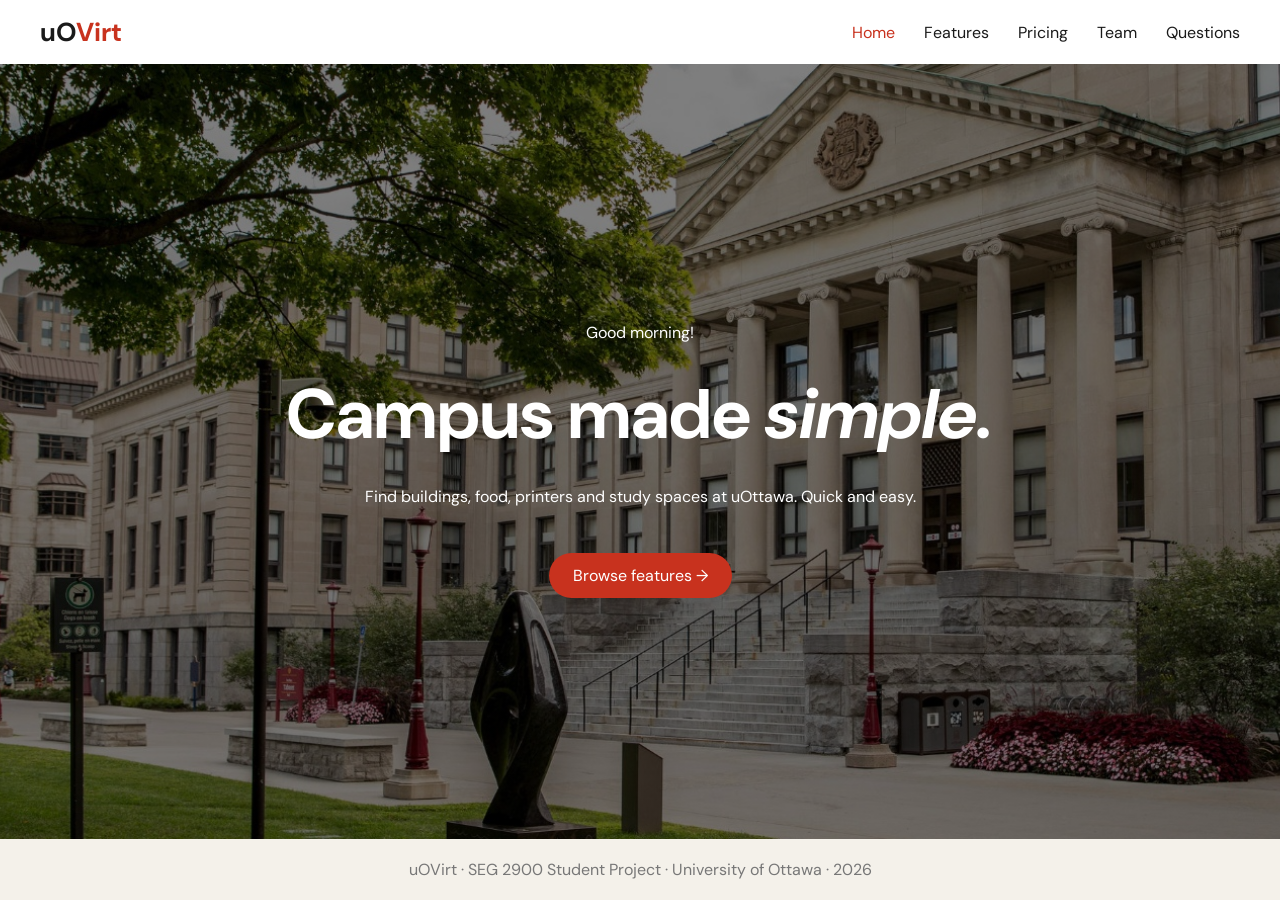
<file: index.html>
<!DOCTYPE html>
<html lang="en">
<head>
    <meta charset="UTF-8">
    <title>uOVirt</title>
    <script>location.replace("index/index.html");</script>
    <meta http-equiv="refresh" content="0; url=index/index.html">
</head>
<body>
    <p><a href="index/index.html">Go to uOVirt</a></p>
</body>
</html>
</file>
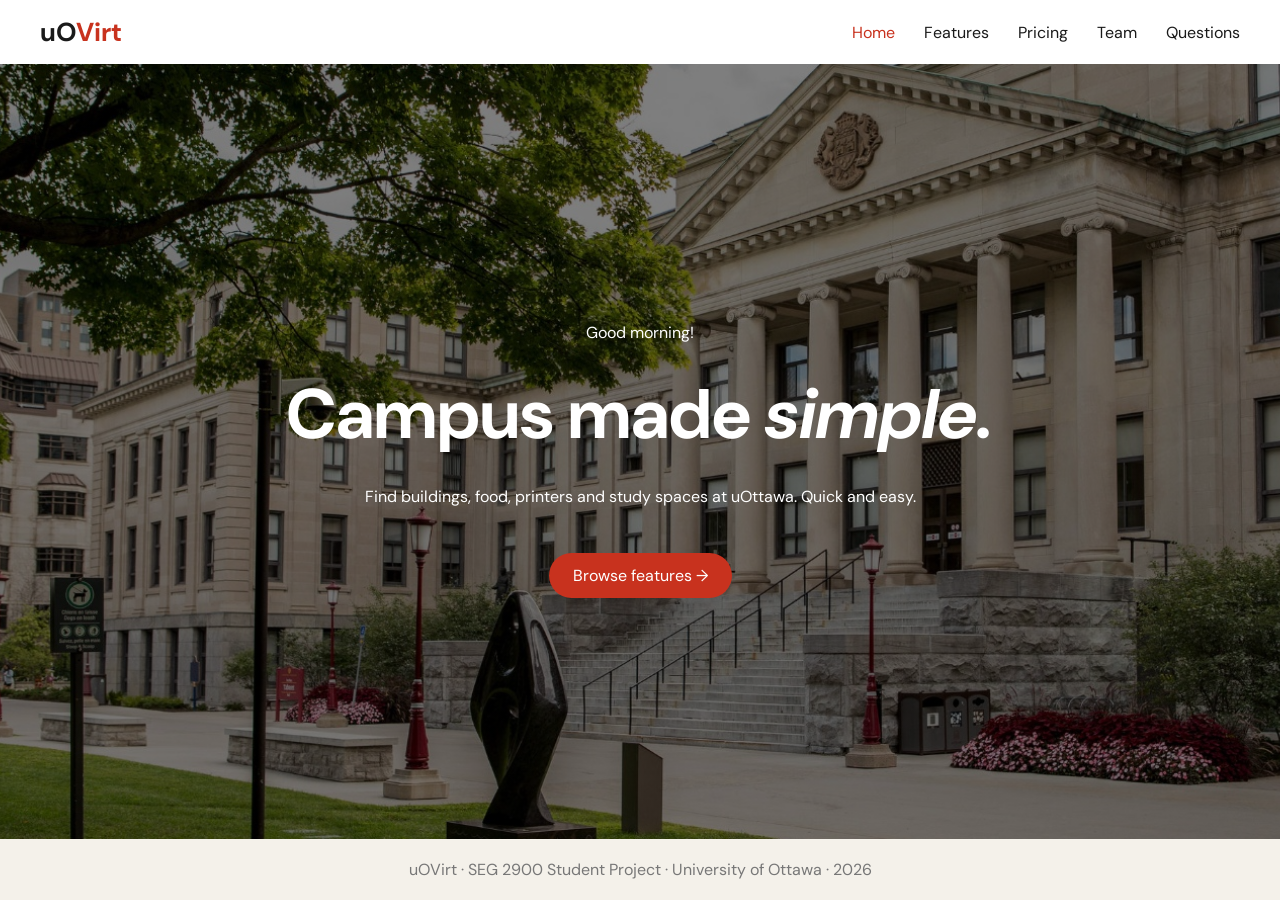
<file: index/index.html>
<!DOCTYPE html>
<html lang="en">
<head>
    <meta charset="UTF-8">
    <meta name="viewport" content="width=device-width, initial-scale=1.0">
    <title>uOVirt - Home</title>
    <link rel="stylesheet" href="../shared.css">
    <link rel="stylesheet" href="style.css">
    <script src="script.js" defer></script>
</head>
<body>

    <header>
        <a class="logo" href="../index/index.html">uO<span>Virt</span></a>
        <nav>
            <a href="../index/index.html" class="active">Home</a>
            <a href="../features/features.html">Features</a>
            <a href="../pricing/pricing.html">Pricing</a>
            <a href="../team/team.html">Team</a>
            <a href="../questions/questions.html">Questions</a>
        </nav>
    </header>

    <section class="hero">
        <p class="greeting" id="greeting">Welcome!</p>
        <h1>Campus made <em>simple.</em></h1>
        <p>Find buildings, food, printers and study spaces at uOttawa. Quick and easy.</p>
        <a class="next" href="../features/features.html">Browse features →</a>
    </section>

    <footer>uOVirt · SEG 2900 Student Project · University of Ottawa · 2026</footer>

</body>
</html>
</file>
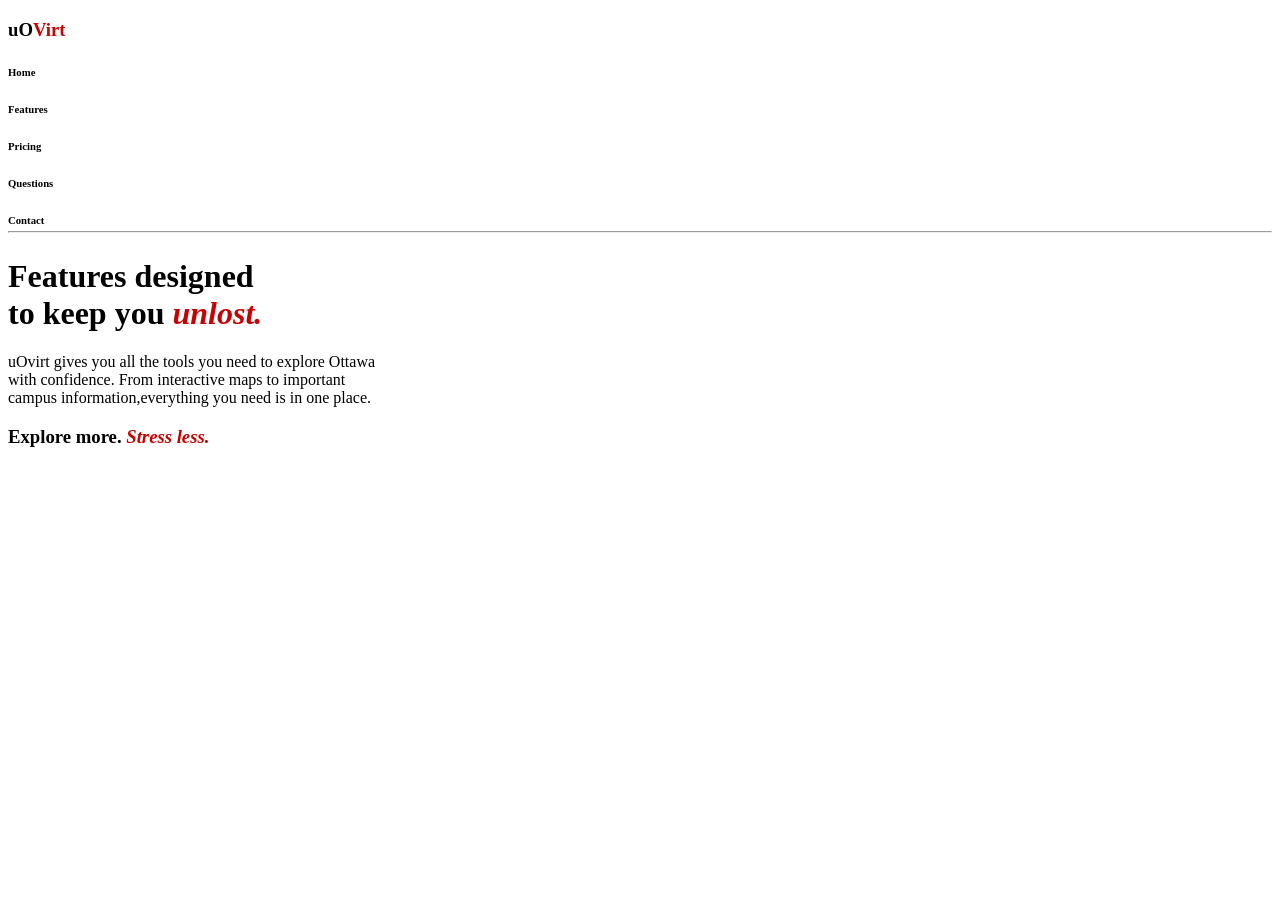
<file: features.html>
<!DOCTYPE html>
<html lang="en">
<head>
    <meta charset="UTF-8">
    <meta name="viewport" content="width=device-width, initial-scale=1.0">
    <title>uOVirt - features</title>
</head>
<body>
    <h3> 
        
        uO<span style="color: rgb(197, 3, 3)">Virt</span>
        
</h3>
    <h6>Home</h6> 
    <h6>Features</h6>
    <h6>Pricing</h6>
    <h6>Questions</h6>
    <h6>Contact</h>
    <hr>

    <h1>Features designed<br> 
        to keep you 
        <i>
            <span style="color: rgb(197, 3, 3)">unlost.</span>
        </i> 
    </h1>
    <p>
        uOvirt gives you all the tools you need to explore Ottawa<br>
        with confidence. From interactive maps to important<br> 
        campus information,everything you need is in one place.
    </p>
    <h3>
        Explore more.
        <span style="color: rgb(197, 3, 3)">
            <i>Stress less.</i>
        </span> 
    </h3>
</body>
</html>
</file>
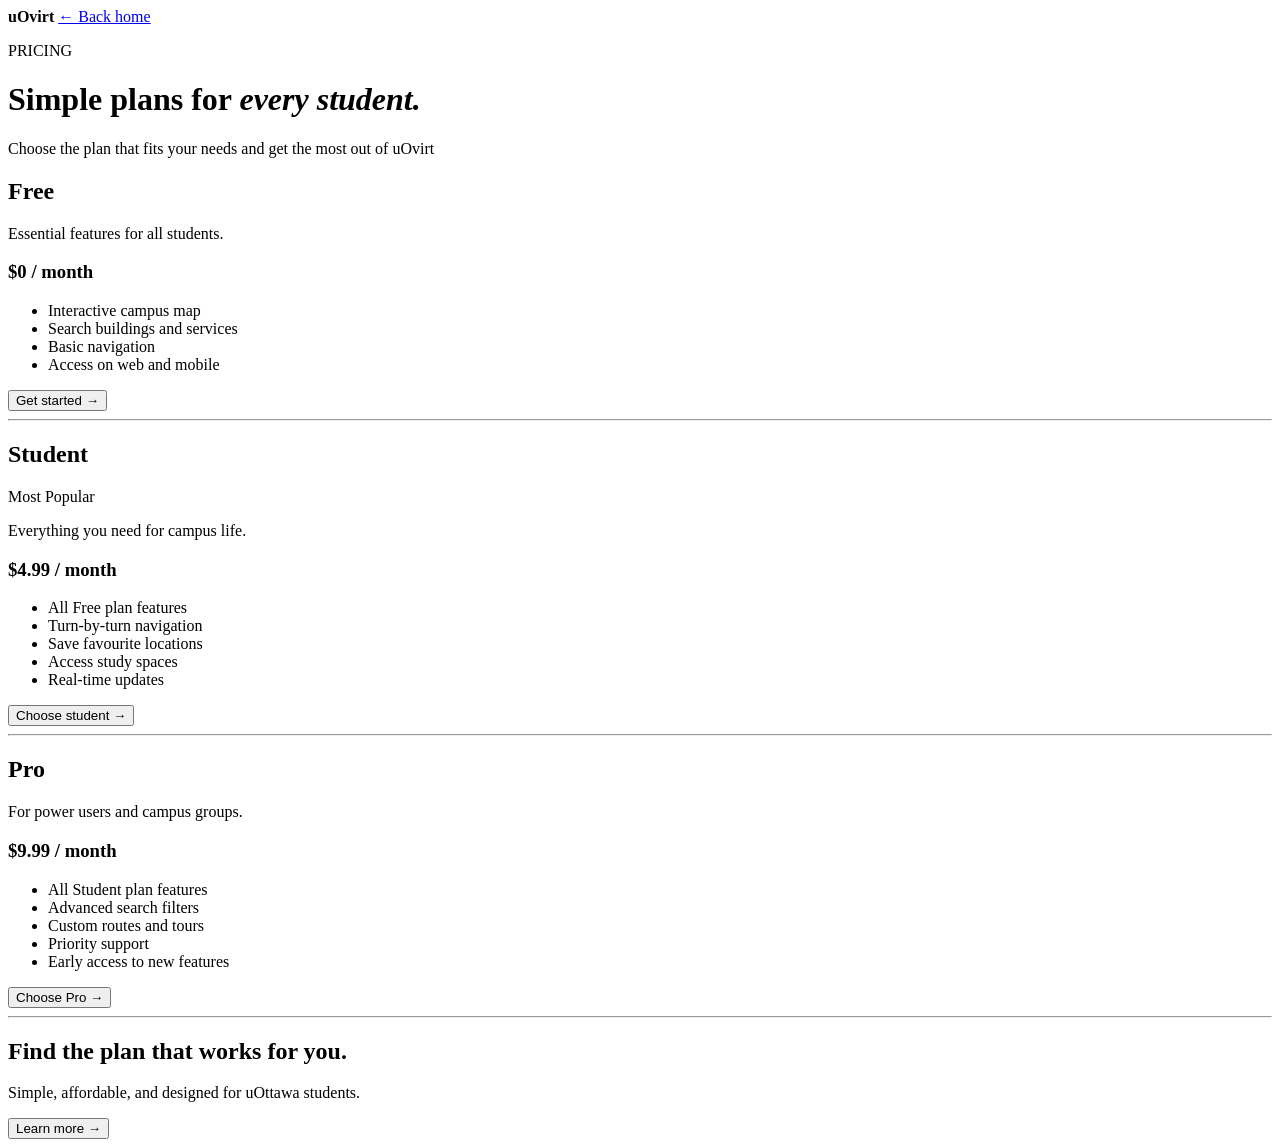
<file: pricing.html>
<!doctype html>
<html lang="en">
    <head>
        <meta charset="UTF-8" />
        <title>uOvirt - Pricing</title>
    </head>

    <body>
        <header>
            <strong>uOvirt</strong>
            <a href="home.html">← Back home</a>
        </header>

        <main>
            <p>PRICING</p>
            <h1>Simple plans for <em>every student.</em></h1>
            <p>Choose the plan that fits your needs and get the most out of uOvirt</p>

            <h2>Free</h2>
            <p>Essential features for all students.</p>
            <h3>$0 / month</h3>

            <ul>
                <li>Interactive campus map</li>
                <li>Search buildings and services</li>
                <li>Basic navigation</li>
                <li>Access on web and mobile</li>
            </ul>

            <button>Get started →</button>

            <hr />

            <h2>Student</h2>
            <p>Most Popular</p>
            <p>Everything you need for campus life.</p>
            <h3>$4.99 / month</h3>

            <ul>
                <li>All Free plan features</li>
                <li>Turn-by-turn navigation</li>
                <li>Save favourite locations</li>
                <li>Access study spaces</li>
                <li>Real-time updates</li>
            </ul>

            <button>Choose student →</button>

            <hr />

            <h2>Pro</h2>
            <p>For power users and campus groups.</p>
            <h3>$9.99 / month</h3>

            <ul>
                <li>All Student plan features</li>
                <li>Advanced search filters</li>
                <li>Custom routes and tours</li>
                <li>Priority support</li>
                <li>Early access to new features</li>
            </ul>

            <button>Choose Pro →</button>

            <hr />

            <h2>Find the plan that works for you.</h2>
            <p>Simple, affordable, and designed for uOttawa students.</p>
            <button>Learn more →</button>
        </main>
    </body>
</html>
</file>
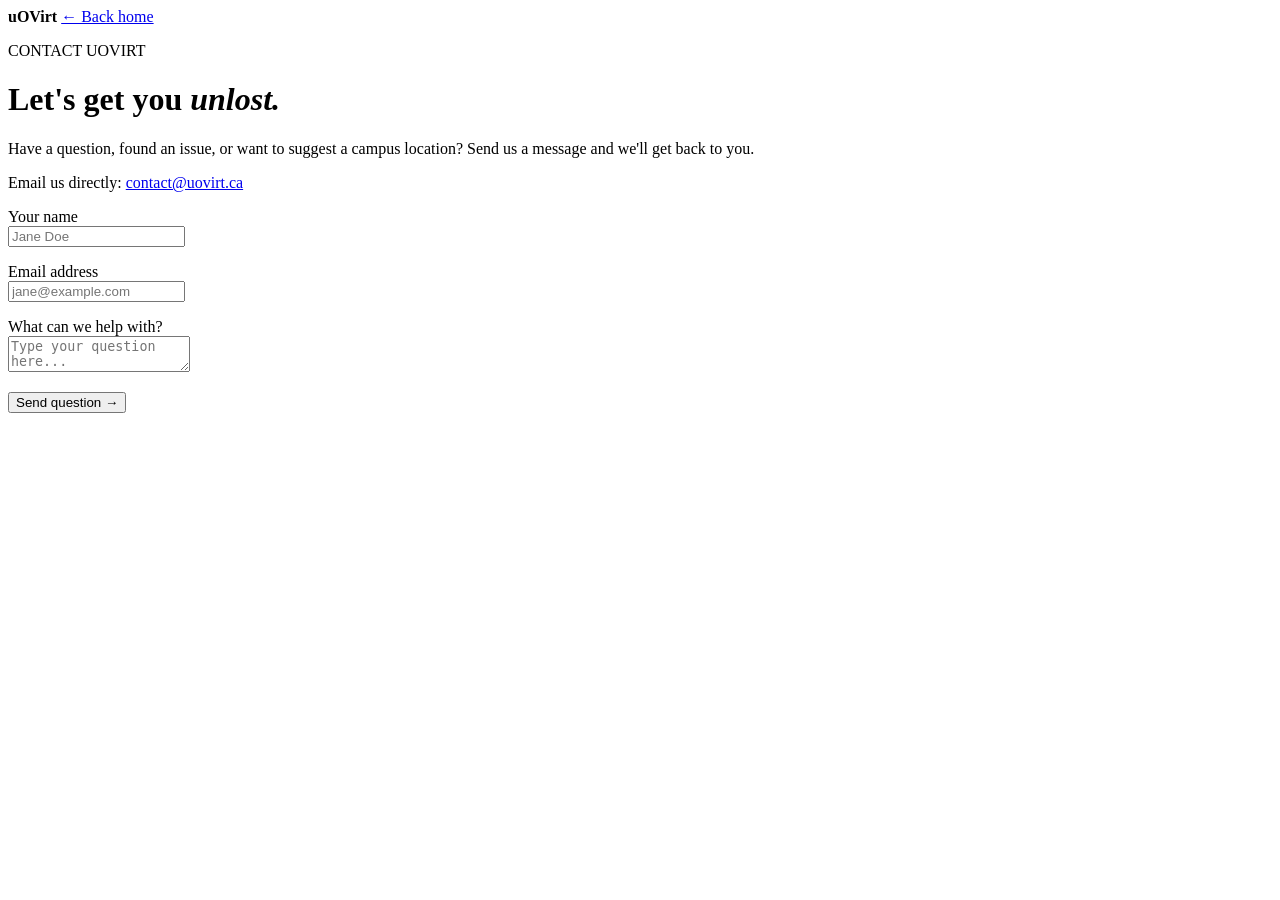
<file: questions.html>
<!doctype html>
<html lang="en">
  <head>
    <meta charset="UTF-8" />
    <title>uOVirt — Questions</title>
  </head>

  <body>
    <header>
      <strong>uOVirt</strong>
      <a href="home.html">← Back home</a>
    </header>

    <main>
      <p>CONTACT UOVIRT</p>
      <h1>Let's get you <em>unlost.</em></h1>
      <p>Have a question, found an issue, or want to suggest a campus location? Send us a message and we'll get back to you.</p>
      <p>Email us directly: <a href="mailto:contact@uovirt.ca">contact@uovirt.ca</a></p>

      <form action="mailto:contact@uovirt.ca" method="post" enctype="text/plain">
        <p>
          <label>Your name</label><br />
          <input type="text" name="name" placeholder="Jane Doe" />
        </p>

        <p>
          <label>Email address</label><br />
          <input type="email" name="email" placeholder="jane@example.com" />
        </p>

        <p>
          <label>What can we help with?</label><br />
          <textarea name="message" placeholder="Type your question here..."></textarea>
        </p>

        <button type="submit">Send question →</button>
      </form>
    </main>
  </body>
</html>
</file>
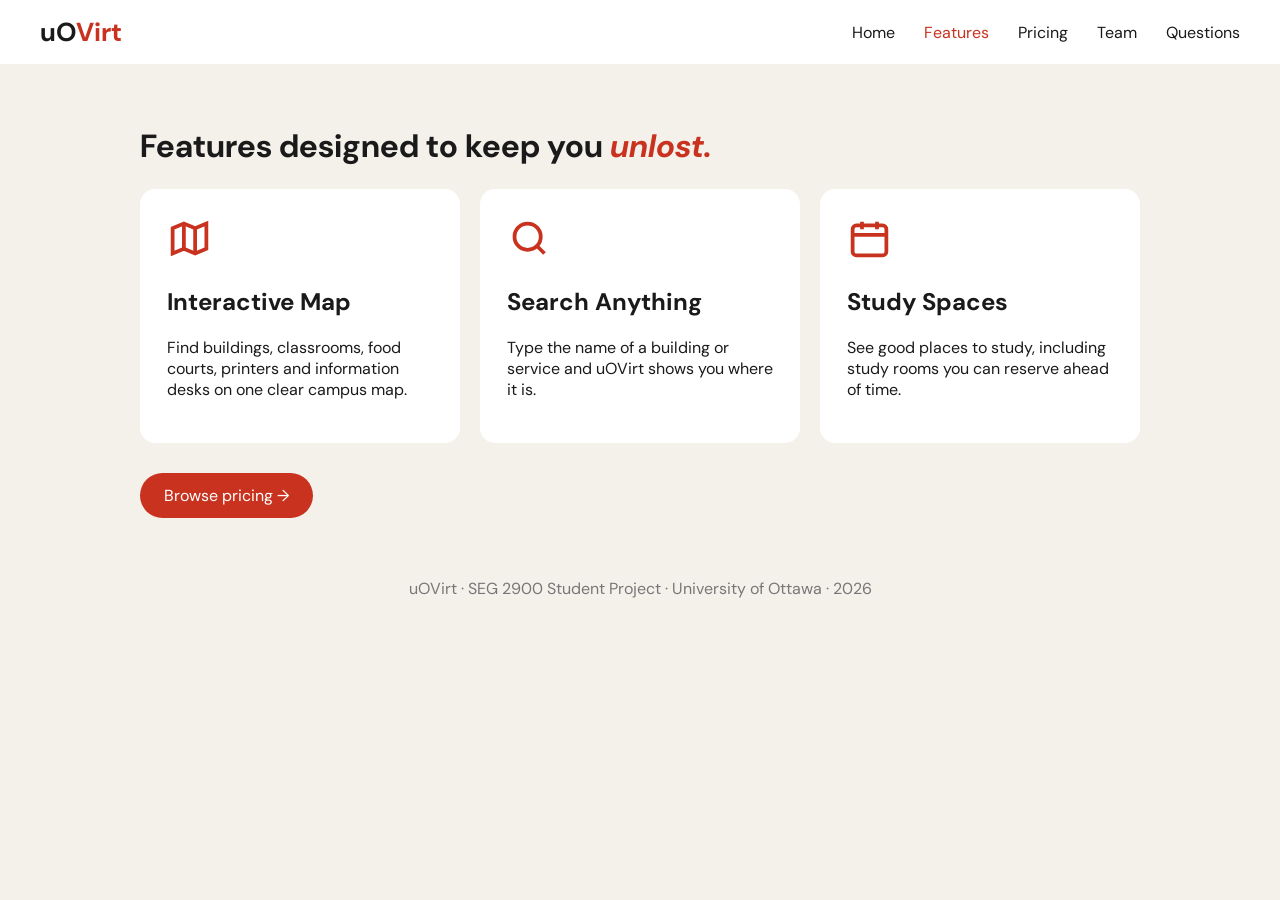
<file: features/features.html>
<!DOCTYPE html>
<html lang="en">
<head>
    <meta charset="UTF-8">
    <meta name="viewport" content="width=device-width, initial-scale=1.0">
    <title>uOVirt - Features</title>
    <link rel="stylesheet" href="../shared.css">
    <link rel="stylesheet" href="style.css">
    <script src="script.js" defer></script>
</head>
<body>

    <header>
        <a class="logo" href="../index/index.html">uO<span>Virt</span></a>
        <nav>
            <a href="../index/index.html">Home</a>
            <a href="../features/features.html" class="active">Features</a>
            <a href="../pricing/pricing.html">Pricing</a>
            <a href="../team/team.html">Team</a>
            <a href="../questions/questions.html">Questions</a>
        </nav>
    </header>

    <main>
        <h1>Features designed to keep you <em>unlost.</em></h1>

        <div class="grid">
            <div class="card">
                <svg viewBox="0 0 24 24"><path d="M3 6.5 9 4l6 2.5L21 4v13.5L15 20l-6-2.5L3 20z"/><path d="M9 4v13.5M15 6.5V20"/></svg>
                <h2>Interactive Map</h2>
                <p>Find buildings, classrooms, food courts, printers and information desks on one clear campus map.</p>
            </div>

            <div class="card">
                <svg viewBox="0 0 24 24"><circle cx="11" cy="11" r="7"/><path d="m20 20-4-4"/></svg>
                <h2>Search Anything</h2>
                <p>Type the name of a building or service and uOVirt shows you where it is.</p>
            </div>

            <div class="card">
                <svg viewBox="0 0 24 24"><rect x="3" y="5" width="18" height="16" rx="2"/><path d="M3 10h18M8 3v4M16 3v4"/></svg>
                <h2>Study Spaces</h2>
                <p>See good places to study, including study rooms you can reserve ahead of time.</p>
            </div>

        </div>

        <a class="next" href="../pricing/pricing.html">Browse pricing →</a>
    </main>

    <footer>uOVirt · SEG 2900 Student Project · University of Ottawa · 2026</footer>

</body>
</html>
</file>
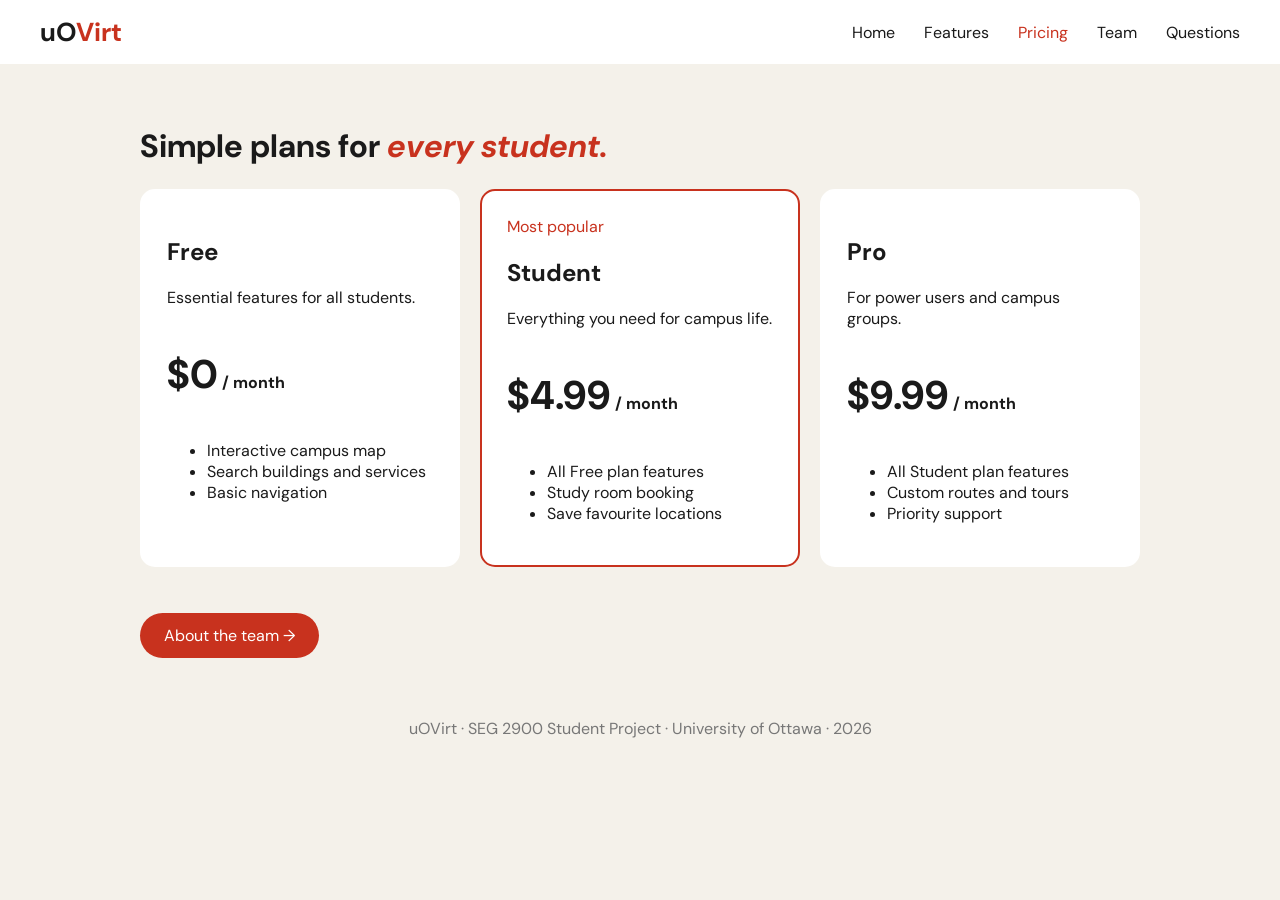
<file: pricing/pricing.html>
<!DOCTYPE html>
<html lang="en">
<head>
    <meta charset="UTF-8">
    <meta name="viewport" content="width=device-width, initial-scale=1.0">
    <title>uOVirt - Pricing</title>
    <link rel="stylesheet" href="../shared.css">
    <link rel="stylesheet" href="style.css">
    <script src="script.js" defer></script>
</head>
<body>

    <header>
        <a class="logo" href="../index/index.html">uO<span>Virt</span></a>
        <nav>
            <a href="../index/index.html">Home</a>
            <a href="../features/features.html">Features</a>
            <a href="../pricing/pricing.html" class="active">Pricing</a>
            <a href="../team/team.html">Team</a>
            <a href="../questions/questions.html">Questions</a>
        </nav>
    </header>

    <main>
        <h1>Simple plans for <em>every student.</em></h1>

        <div class="grid">
            <div class="plan">
                <h2>Free</h2>
                <p>Essential features for all students.</p>
                <p class="price">$0<small> / month</small></p>
                <ul>
                    <li>Interactive campus map</li>
                    <li>Search buildings and services</li>
                    <li>Basic navigation</li>
                </ul>
            </div>

            <div class="plan popular">
                <span class="tag">Most popular</span>
                <h2>Student</h2>
                <p>Everything you need for campus life.</p>
                <p class="price">$4.99<small> / month</small></p>
                <ul>
                    <li>All Free plan features</li>
                    <li>Study room booking</li>
                    <li>Save favourite locations</li>
                </ul>
            </div>

            <div class="plan">
                <h2>Pro</h2>
                <p>For power users and campus groups.</p>
                <p class="price">$9.99<small> / month</small></p>
                <ul>
                    <li>All Student plan features</li>
                    <li>Custom routes and tours</li>
                    <li>Priority support</li>
                </ul>
            </div>

        </div>

        <p id="message"></p>

        <a class="next" href="../team/team.html">About the team →</a>
    </main>

    <footer>uOVirt · SEG 2900 Student Project · University of Ottawa · 2026</footer>

</body>
</html>
</file>
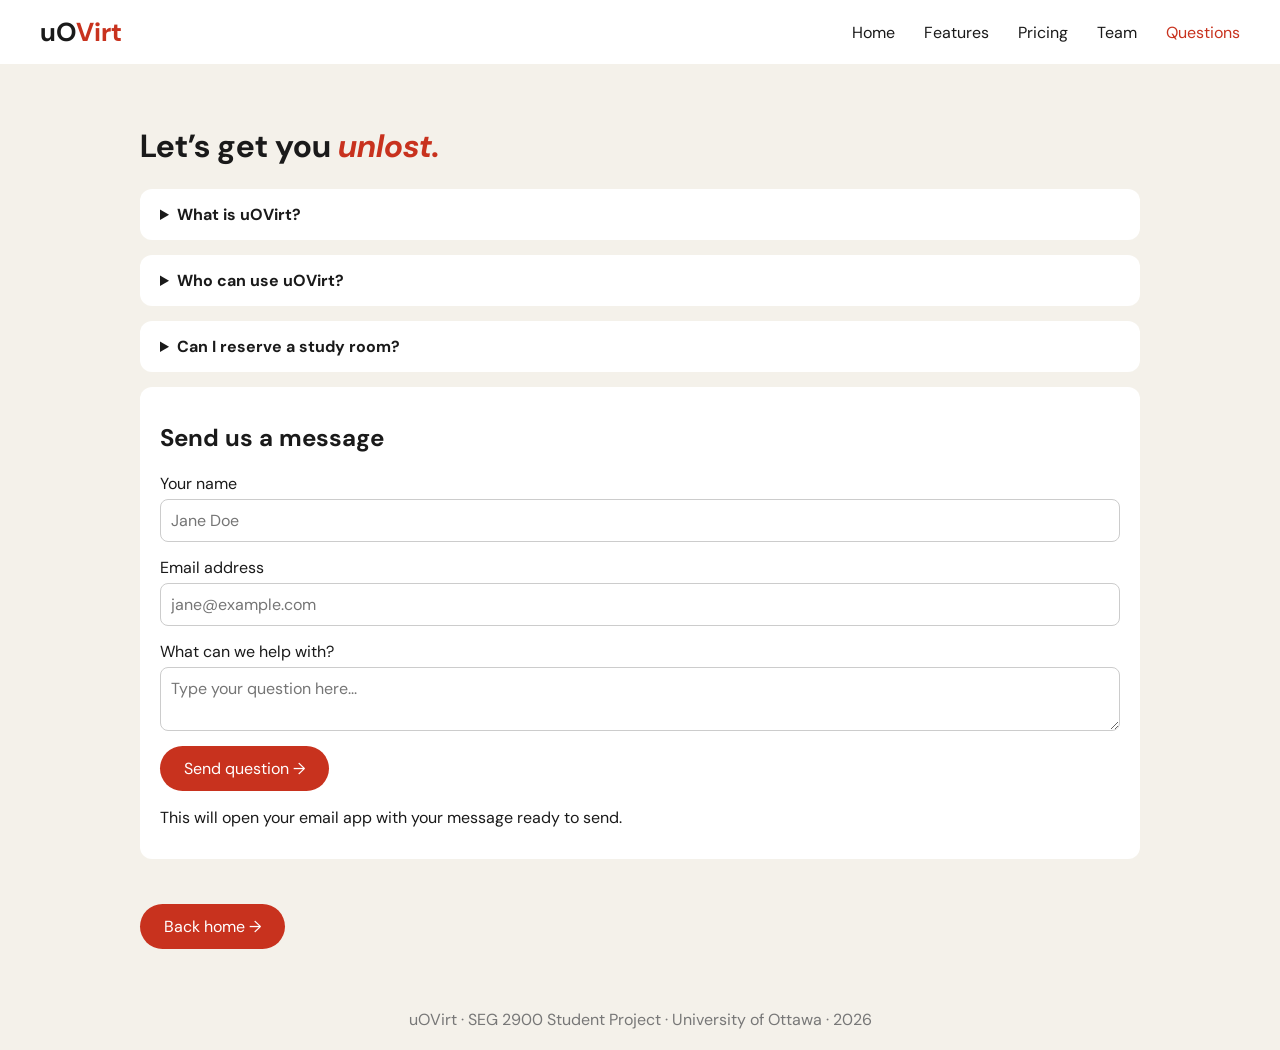
<file: questions/questions.html>
<!DOCTYPE html>
<html lang="en">
<head>
    <meta charset="UTF-8">
    <meta name="viewport" content="width=device-width, initial-scale=1.0">
    <title>uOVirt - Questions</title>
    <link rel="stylesheet" href="../shared.css">
    <link rel="stylesheet" href="style.css">
    <script src="script.js" defer></script>
</head>
<body>

    <header>
        <a class="logo" href="../index/index.html">uO<span>Virt</span></a>
        <nav>
            <a href="../index/index.html">Home</a>
            <a href="../features/features.html">Features</a>
            <a href="../pricing/pricing.html">Pricing</a>
            <a href="../team/team.html">Team</a>
            <a href="../questions/questions.html" class="active">Questions</a>
        </nav>
    </header>

    <main>
        <h1>Let’s get you <em>unlost.</em></h1>

        <details>
            <summary>What is uOVirt?</summary>
            <p>uOVirt is an interactive map of the University of Ottawa campus made by students, for students.</p>
        </details>

        <details>
            <summary>Who can use uOVirt?</summary>
            <p>Anyone! It is made for students, but visitors and staff can use it too.</p>
        </details>

        <details>
            <summary>Can I reserve a study room?</summary>
            <p>Yes. With the Student or Pro plan you can see and book study rooms on campus.</p>
        </details>

        <form id="contact-form">
            <h2>Send us a message</h2>

            <label for="name">Your name</label>
            <input type="text" id="name" placeholder="Jane Doe" required>

            <label for="email">Email address</label>
            <input type="email" id="email" placeholder="jane@example.com" required>

            <label for="message">What can we help with?</label>
            <textarea id="message" placeholder="Type your question here..." required></textarea>

            <button type="submit">Send question →</button>
            <p id="note">This will open your email app with your message ready to send.</p>
        </form>

        <a class="next" href="../index/index.html">Back home →</a>
    </main>

    <footer>uOVirt · SEG 2900 Student Project · University of Ottawa · 2026</footer>
</body>
</html>
</file>
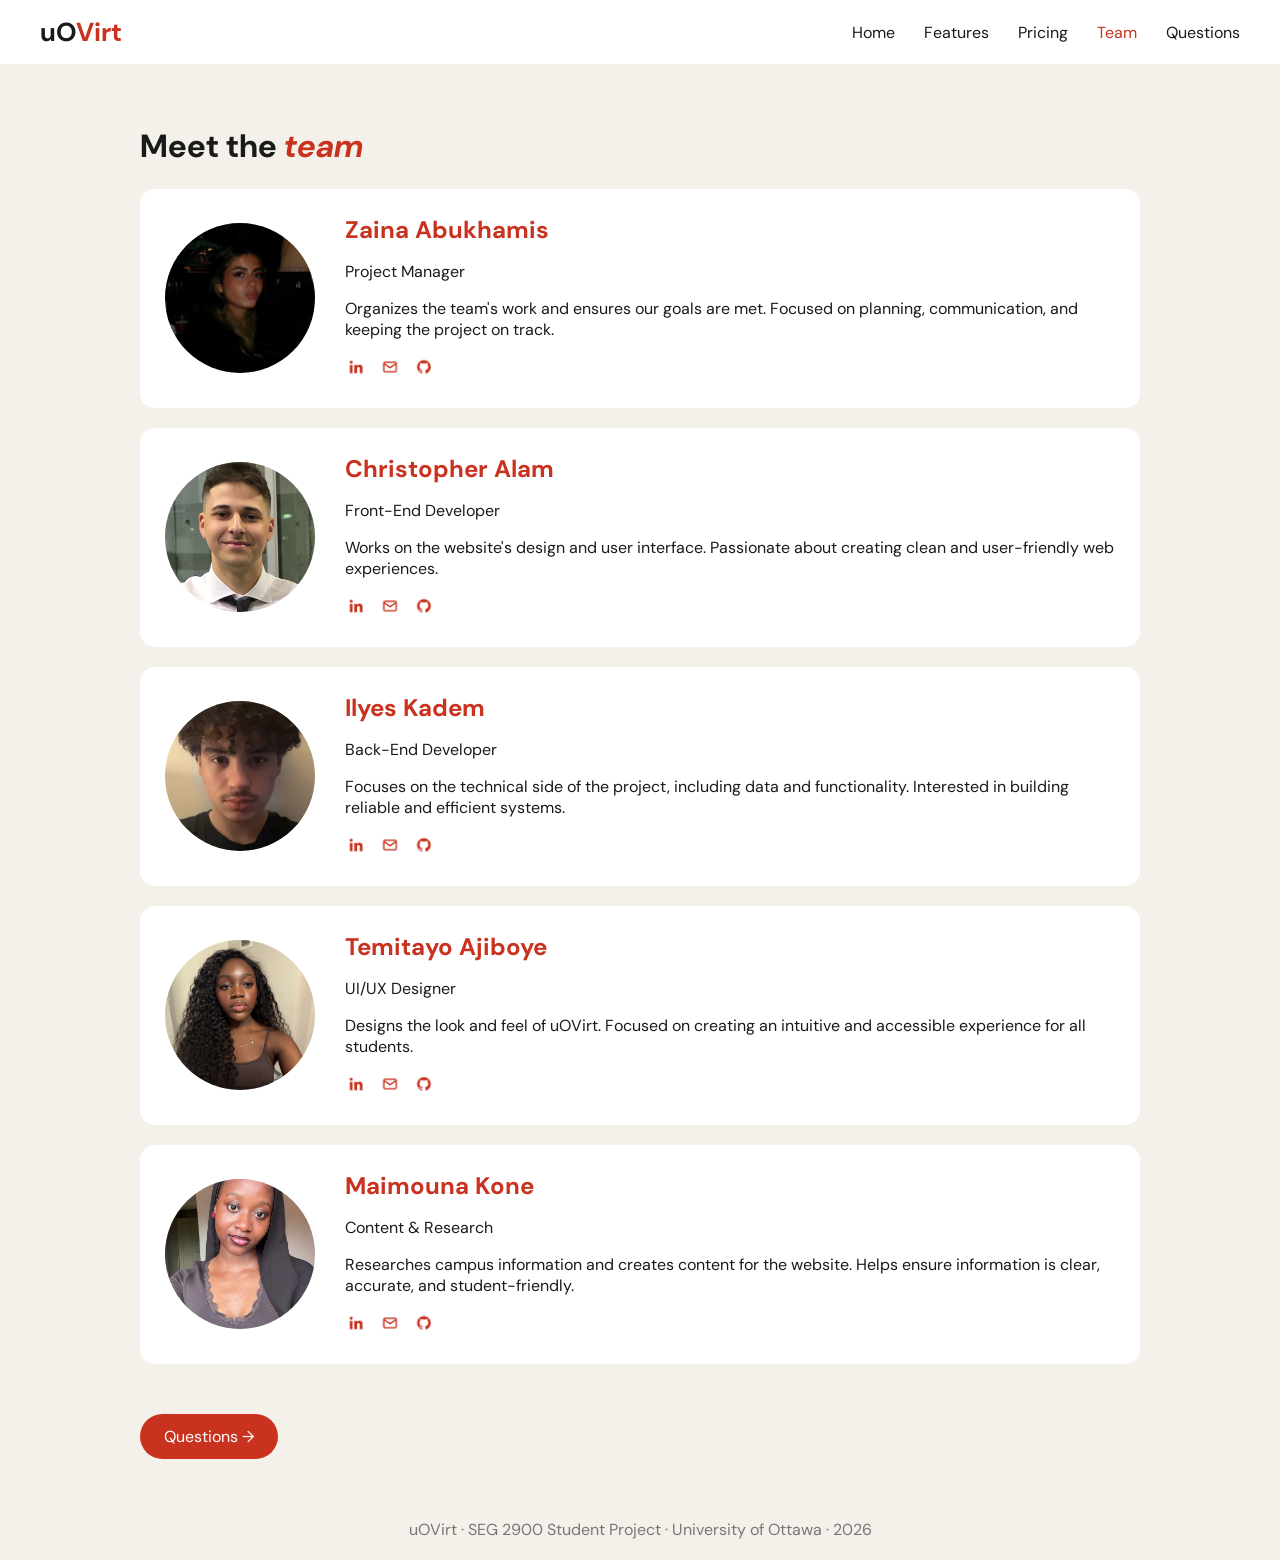
<file: team/team.html>
<!DOCTYPE html>
<html lang="en">
<head>
    <meta charset="UTF-8">
    <meta name="viewport" content="width=device-width, initial-scale=1.0">
    <title>uOVirt - Team</title>
    <link rel="stylesheet" href="../shared.css">
    <link rel="stylesheet" href="style.css">
    <script src="script.js" defer></script>
</head>
<body>

    <header>
        <a class="logo" href="../index/index.html">uO<span>Virt</span></a>
        <nav>
            <a href="../index/index.html">Home</a>
            <a href="../features/features.html">Features</a>
            <a href="../pricing/pricing.html">Pricing</a>
            <a href="../team/team.html" class="active">Team</a>
            <a href="../questions/questions.html">Questions</a>
        </nav>
    </header>

    <main>
        <h1>Meet the <em>team</em></h1>

        <div class="member">
            <img class="photo" src="images/Zaina.jpg" alt="Zaina Abukhamis">
            <div>
                <h2>Zaina Abukhamis</h2>
                <p class="role">Project Manager</p>
                <p>Organizes the team's work and ensures our goals are met. Focused on planning, communication, and keeping the project on track.</p>
                <div class="links">
                    <a href="https://www.linkedin.com/in/zaina-abukhamis" target="_blank"><img src="images/linkedin.jpg" alt="LinkedIn"></a>
                    <a href="mailto:zabuk101@uottawa.ca"><img src="images/email.jpg" alt="Email"></a>
                    <a href="https://github.com/zainabukhamis" target="_blank"><img src="images/github.jpg" alt="GitHub"></a>
                </div>
            </div>
        </div>

        <div class="member">
            <img class="photo" src="images/Chris.jpg" alt="Christopher Alam">
            <div>
                <h2>Christopher Alam</h2>
                <p class="role">Front-End Developer</p>
                <p>Works on the website's design and user interface. Passionate about creating clean and user-friendly web experiences.</p>
                <div class="links">
                    <a href="https://www.linkedin.com/in/christopher-alam-swe" target="_blank"><img src="images/linkedin.jpg" alt="LinkedIn"></a>
                    <a href="mailto:calam047@uottawa.ca"><img src="images/email.jpg" alt="Email"></a>
                    <a href="https://github.com/christopheralamswe-art" target="_blank"><img src="images/github.jpg" alt="GitHub"></a>
                </div>
            </div>
        </div>

        <div class="member">
            <img class="photo" src="images/Ilyes.jpg" alt="Ilyes Kadem">
            <div>
                <h2>Ilyes Kadem</h2>
                <p class="role">Back-End Developer</p>
                <p>Focuses on the technical side of the project, including data and functionality. Interested in building reliable and efficient systems.</p>
                <div class="links">
                    <a href="https://www.linkedin.com/in/ilyes-kadem" target="_blank"><img src="images/linkedin.jpg" alt="LinkedIn"></a>
                    <a href="mailto:ikade077@uottawa.ca"><img src="images/email.jpg" alt="Email"></a>
                    <a href="https://github.com/IlyesKDM" target="_blank"><img src="images/github.jpg" alt="GitHub"></a>
                </div>
            </div>
        </div>

        <div class="member">
            <img class="photo" src="images/Temitayo.jpg" alt="Temitayo Ajiboye">
            <div>
                <h2>Temitayo Ajiboye</h2>
                <p class="role">UI/UX Designer</p>
                <p>Designs the look and feel of uOVirt. Focused on creating an intuitive and accessible experience for all students.</p>
                <div class="links">
                    <a href="https://www.linkedin.com/in/temitayo-ajiboye-1643a2439" target="_blank"><img src="images/linkedin.jpg" alt="LinkedIn"></a>
                    <a href="mailto:tajib069@uottawa.ca"><img src="images/email.jpg" alt="Email"></a>
                    <a href="https://github.com/wAtErMeLoNbEbE" target="_blank"><img src="images/github.jpg" alt="GitHub"></a>
                </div>
            </div>
        </div>

        <div class="member">
            <img class="photo" src="images/Maimouna.jpg" alt="Maimouna Kone">
            <div>
                <h2>Maimouna Kone</h2>
                <p class="role">Content &amp; Research</p>
                <p>Researches campus information and creates content for the website. Helps ensure information is clear, accurate, and student-friendly.</p>
                <div class="links">
                    <a href="https://www.linkedin.com/in/ma%C3%AFmouna-kon%C3%A9-238711436/" target="_blank"><img src="images/linkedin.jpg" alt="LinkedIn"></a>
                    <a href="mailto:mkone050@uottawa.ca"><img src="images/email.jpg" alt="Email"></a>
                    <a href="https://github.com/ny2sbvc842-cmyk" target="_blank"><img src="images/github.jpg" alt="GitHub"></a>
                </div>
            </div>
        </div>

        <a class="next" href="../questions/questions.html">Questions →</a>
    </main>

    <footer>uOVirt · SEG 2900 Student Project · University of Ottawa · 2026</footer>

</body>
</html>
</file>
<file: shared.css>
@import url("https://fonts.googleapis.com/css2?family=DM+Sans:wght@400;700&display=swap");

body {
  margin: 0;
  background: #f4f1ea;
  color: #1a1a1a;
  font-family: "DM Sans", Arial, sans-serif;
}

header {
  display: flex;
  justify-content: space-between;
  align-items: center;
  padding: 15px 40px;
  background: white;
}

.logo {
  font-size: 26px;
  font-weight: bold;
}

.logo span, h1 em {
  color: #c8321e;
}

a {
  color: inherit;
  text-decoration: none;
}

nav a {
  margin-left: 25px;
}

nav a:hover, nav a.active {
  color: #c8321e;
}

main {
  max-width: 1000px;
  margin: auto;
  padding: 40px 20px;
}

.next {
  display: inline-block;
  margin-top: 30px;
  padding: 12px 24px;
  background: #c8321e;
  border-radius: 25px;
  color: white;
}

footer {
  padding: 20px;
  color: #777;
  text-align: center;
}

/* Phones: logo on top, menu in one row underneath */
@media (max-width: 700px) {
  header {
    flex-direction: column;
    gap: 10px;
    padding: 15px 20px;
  }

  nav {
    display: flex;
    flex-wrap: wrap;
    justify-content: center;
    gap: 6px 14px;
  }

  nav a {
    margin: 0;
    font-size: 15px;
  }
}
</file>
<file: index/style.css>
body {
  display: flex;
  flex-direction: column;
  min-height: 100vh;
}

.hero {
  flex: 1;
  display: flex;
  flex-direction: column;
  justify-content: center;
  align-items: center;
  padding: 20px;
  background: linear-gradient(rgba(0, 0, 0, 0.5), rgba(0, 0, 0, 0.5)), url("images/tabaret.jpg") center / cover;
  color: white;
  text-align: center;
}

.hero h1 {
  font-size: 70px;
  margin: 10px 0;
}

.hero h1 em {
  color: white;
}
</file>
<file: features/style.css>
.grid {
  display: flex;
  flex-wrap: wrap;
  gap: 20px;
}

.card {
  flex: 1;
  min-width: 220px;
  padding: 25px;
  background: white;
  border: 2px solid white;
  border-radius: 15px;
  cursor: pointer;
}

.card.selected {
  border-color: #c8321e;
}

.card svg {
  width: 45px;
  fill: none;
  stroke: #c8321e;
  stroke-width: 2;
}
</file>
<file: pricing/style.css>
.grid {
  display: flex;
  flex-wrap: wrap;
  gap: 20px;
}

.plan {
  flex: 1;
  min-width: 220px;
  padding: 25px;
  background: white;
  border: 2px solid white;
  border-radius: 15px;
  cursor: pointer;
}

.plan.popular, .plan.selected {
  border-color: #c8321e;
}

.tag, #message {
  color: #c8321e;
}

.price small {
  font-size: 16px;
}

.price {
  font-size: 40px;
  font-weight: bold;
}
</file>
<file: questions/style.css>
details, form {
  margin-bottom: 15px;
  padding: 15px 20px;
  background: white;
  border-radius: 12px;
}

summary {
  font-weight: bold;
  cursor: pointer;
}

input, textarea {
  display: block;
  width: 100%;
  box-sizing: border-box;
  margin: 5px 0 15px;
  padding: 10px;
  border: 1px solid #ccc;
  border-radius: 8px;
  font: inherit;
}

button {
  padding: 12px 24px;
  background: #c8321e;
  border: none;
  border-radius: 25px;
  color: white;
  font: inherit;
  cursor: pointer;
}
</file>
<file: team/style.css>
.member {
  display: flex;
  align-items: center;
  gap: 30px;
  margin-bottom: 20px;
  padding: 25px;
  background: white;
  border-radius: 15px;
}

.photo {
  width: 150px;
  height: 150px;
  flex-shrink: 0;
  border-radius: 50%;
  object-fit: cover;
}

.member h2 {
  margin: 0;
  color: #c8321e;
}

.links img {
  width: 22px;
  margin-right: 8px;
}

@media (max-width: 700px) {
  .member {
    flex-direction: column;
    text-align: center;
  }
}
</file>
